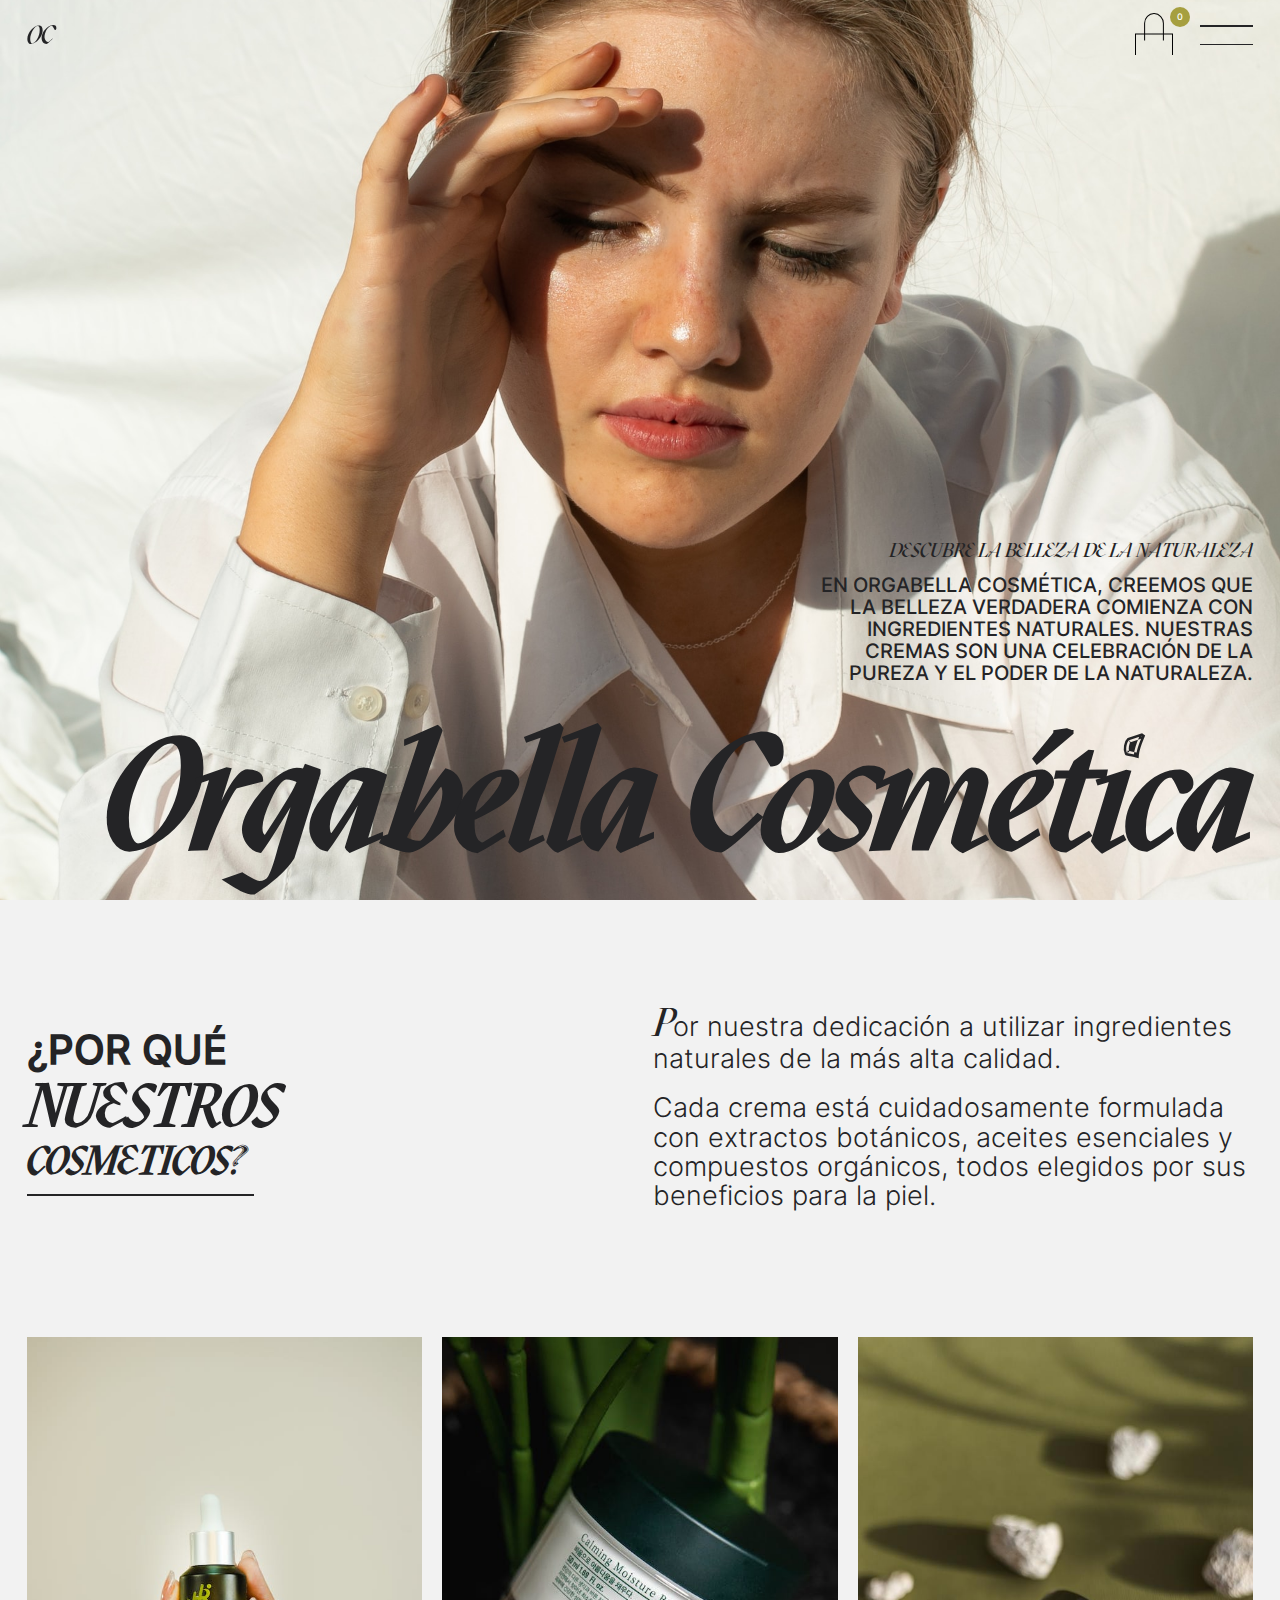
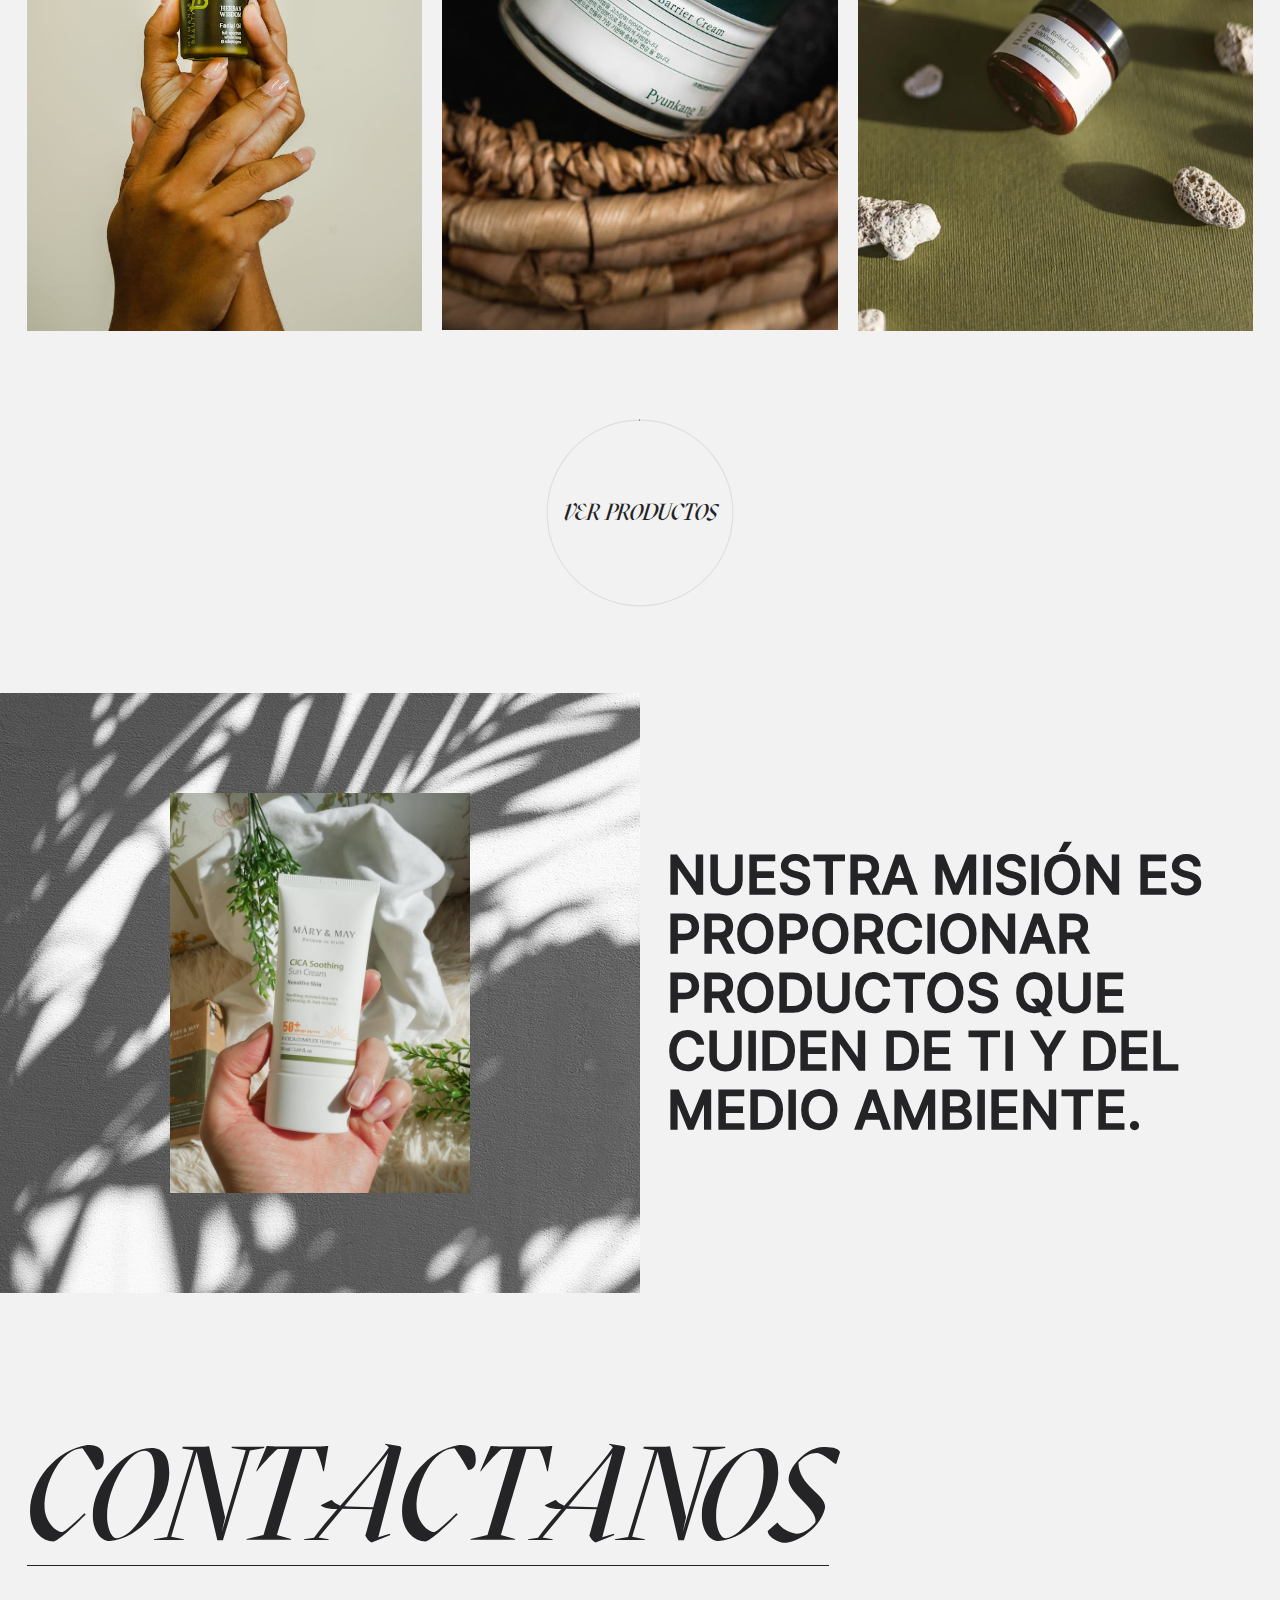
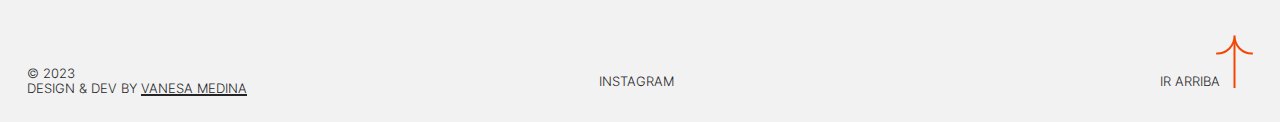
<file: index.html>
<!DOCTYPE html>
<html lang="es">
<head>
    <meta charset="UTF-8">
    <meta name="viewport" content="width=device-width, initial-scale=1.0">
    <title>Orgabella Cosmetica | Home</title>
    <link rel="stylesheet" href="./styles/style.css">
    <script defer type="module" src="./src/index.js"></script>
</head>
<body>
    <header id="header">
        <nav class="nav">
            <div class="nav-wrapper flex-between relative">
                <a href="./index.html" class="nav-brand-wrapper">
                    <span class="font-highlight">OC</span>
                </a>
                <div class="nav-highlight-icons flex-between relative">
                    <div class="nav-icon-wrapper relative">
                        <button id="icon-cart" type="button" class="relative">
                            <img src="./assets/images/icon-cart.svg" alt="Logo carrito">
                        </button>

                        <span class="cart-amount flex-center">0</span>
                    </div>
                    <div class="nav-menu relative"></div>
                </div>
            </div>
            <ul class="nav-list">
                <li class="nav-item">
                    <a href="./index.html" class="nav-link font-highlight-italic">Inicio</a>
                </li>
                <li class="nav-item">
                    <a href="./products.html" class="nav-link font-highlight-italic">Productos</a>
                </li>
            </ul>
        </nav>

        <div class="hero">
            <div class="hero-wrapper relative">
                <div class="hero-image">
                    <img src="./assets/images/lauren-sepsi-If75ofdXz9s-unsplash.jpg" alt="Imagen principal">
                </div>
                <div class="hero-content">
                    <span class="hero-highlight font-highlight">Descubre la Belleza de la Naturaleza</span>
                    <p class="hero-paragraph">En Orgabella cosmética, creemos que la belleza verdadera comienza con ingredientes naturales. Nuestras cremas son una celebración de la pureza y el poder de la naturaleza.</p>
                    <h1 class="hero-title title-24 font-highlight">Orgabella cosmética</h1>
                </div>
            </div>
        </div>
    </header>
    <main>
        <section class="about">
            <article class="about-wrapper flex-between">
                <h2 class="about-title deco-underline relative">
                    <span>¿Por qué</span>
                    <span class="font-highlight">nuestros</span>
                    <span class="font-highlight">cosmeticos?</span>
                </h2>
                <div class="about-paragraph-wrapper">
                    <p class="about-paragraph"><span class="about-paragraph-cap font-highlight">P</span>or nuestra dedicación a utilizar ingredientes naturales de la más alta calidad.</p>
                    <p class="about-paragraph"><span>C</span>ada crema está cuidadosamente formulada con extractos botánicos, aceites esenciales y compuestos orgánicos, todos elegidos por sus beneficios para la piel.</p>
                </div>
            </article>
        </section>
        <section class="products-highlight">
            <div class="products-highlight-wrapper product-wrapper">
                <article id="cream-1" class="product-item">
                    <div class="product-item-image scale-hover">
                        <img src="./assets/images/pexels-humanist-beauty-10695207.jpg" alt="Ingrediente 1">
                    </div>
                </article>
                <article id="cream-2" class="product-item">
                    <div class="product-item-image scale-hover">
                        <img src="./assets/images/pexels-brian-phetmeuangmay-13794470.jpg" alt="Ingrediente 2">
                    </div>
                </article>
                <article id="cream-3" class="product-item">
                    <div class="product-item-image scale-hover">
                        <img src="./assets/images/pexels-nora-topicals-7038144.jpg" alt="Ingrediente 3">
                    </div>
                </article>
            </div>
            <div class="button-center">
                <a class="btn button-circle font-highlight" href="./products.html">
                    <svg aria-scale-hover="true" class="progress" width="70" height="70" viewBox="0 0 70 70">
                        <path class="progress__circle" d="m35,2.5c17.955803,0 32.5,14.544199 32.5,32.5c0,17.955803 -14.544197,32.5 -32.5,32.5c-17.955803,0 -32.5,-14.544197 -32.5,-32.5c0,-17.955801 14.544197,-32.5 32.5,-32.5z"></path>
                        <path class="progress__path" d="m35,2.5c17.955803,0 32.5,14.544199 32.5,32.5c0,17.955803 -14.544197,32.5 -32.5,32.5c-17.955803,0 -32.5,-14.544197 -32.5,-32.5c0,-17.955801 14.544197,-32.5 32.5,-32.5z" pathLength="1"></path>
                    </svg>
                    <span>Ver productos</span>
                </a>
            </div>
        </section>

        <!--Cart wrapper-->
        <div class="cart-wrapper">
            <div class="cart-header flex-between">
                <div class="cart-total heading-2">
                    <span>Productos</span>
                    <span>(</span>
                    <span id="cart-total-amount">8</span>
                    <span>)</span>
                </div>
                <div class='btn-close-cart'>
                    <span class="heading-2">Cerrar</span>
                </div>
            </div>
            <div id="cart">
            </div>
            <div class="cart-footer">
                <div class="cart-footer-info flex-between heading-2">
                    <p>Total</p>
                    <div>
                        <span>$</span>
                        <span id="cart-total-price">Total</span>
                        <span>EUR</span>
                    </div>
                </div>
                <button type="button" class="btn btn-lg button-secondary">Ir a comprar</button>
            </div>
        </div>

       <!--Cart template-->

       <template id="cart-template">
            <div class="cart-template-wrapper">
                <div class="cart-image-wrapper">
                    <img src="" alt="">
                </div>
                <div class="cart-content-wrapper">
                    <div class="flex-between">
                        <h2 class="cart-title heading-2">Titulo</h2>
                        <div class="price-wrapper heading-2">
                            <span>$</span>
                            <span class="price">precio</span>
                        </div>
                    </div>
                    <div class="cart-buttons">
                        <button id="btn-sub" class="btn btn-xs button-secondary btn-sub">-</button>
                        <span id="button-cart-amount" class="buttons-cart-amount heading-2">1</span>
                        <button id="btn-add" class="btn btn-xs button-secondary btn-add">+</button>
                    </div>
                </div>

            </div>
        </template>

        <div class="detail-close">
            <button class="btn btn-xs btn-close" id="btn-close" type="button">Salir</button>
        </div>

        <section class="highlight">
            <div class="highlight-wrapper">
                <div class="highlight-wrapper-images relative">
                    <div class="highlight-image-down">
                        <img src="./assets/images/augustine-wong-T0BYurbDK_M-unsplash.jpg" alt="">
                    </div>
                    <div class="highlight-image-up">
                        <img src="./assets/images/pexels-pinkwitch-诸葛筱暖-12851388.jpg" alt="">
                    </div>
                </div>
                <div class="highlight-content flex-center">
                    <h2 class="highlight-content-paragraph"> Nuestra misión es proporcionar productos que cuiden de ti y del medio ambiente.</h2>
                </div>
            </div>
        </section>
    </main>

    <footer>
        <div class="footer-wrapper">
            <div class="footer-contact">
                <a class="font-highlight title-20 btn button-primary" href="mailto:vane.dev2@gmail.com">Contactanos</a>
            </div>
    
            <div class="footer-highlight flex-between heading-2">
                <div class="footer-copy">
                    <p>© 2023</p>
                    <p>DESIGN & DEV BY <a class="btn button-primary" href="https://vanesamedina.com" rel="noreferrer" target="_blank">Vanesa Medina</a></p>
                </div>
                <a class="footer-social" href="https://www.instagram.com/vane_medina_4/" rel="noreferrer" target="_blank">Instagram</a>
                <a class="footer-go go-top relative" href="#header">Ir arriba</a>
            </div>
        </div>
    </footer>

    <div class="preloader">
        <span class="preloader-number font-highlight-italic title-24">25 
        </span>
    </div>
</body>
</html>
</file>
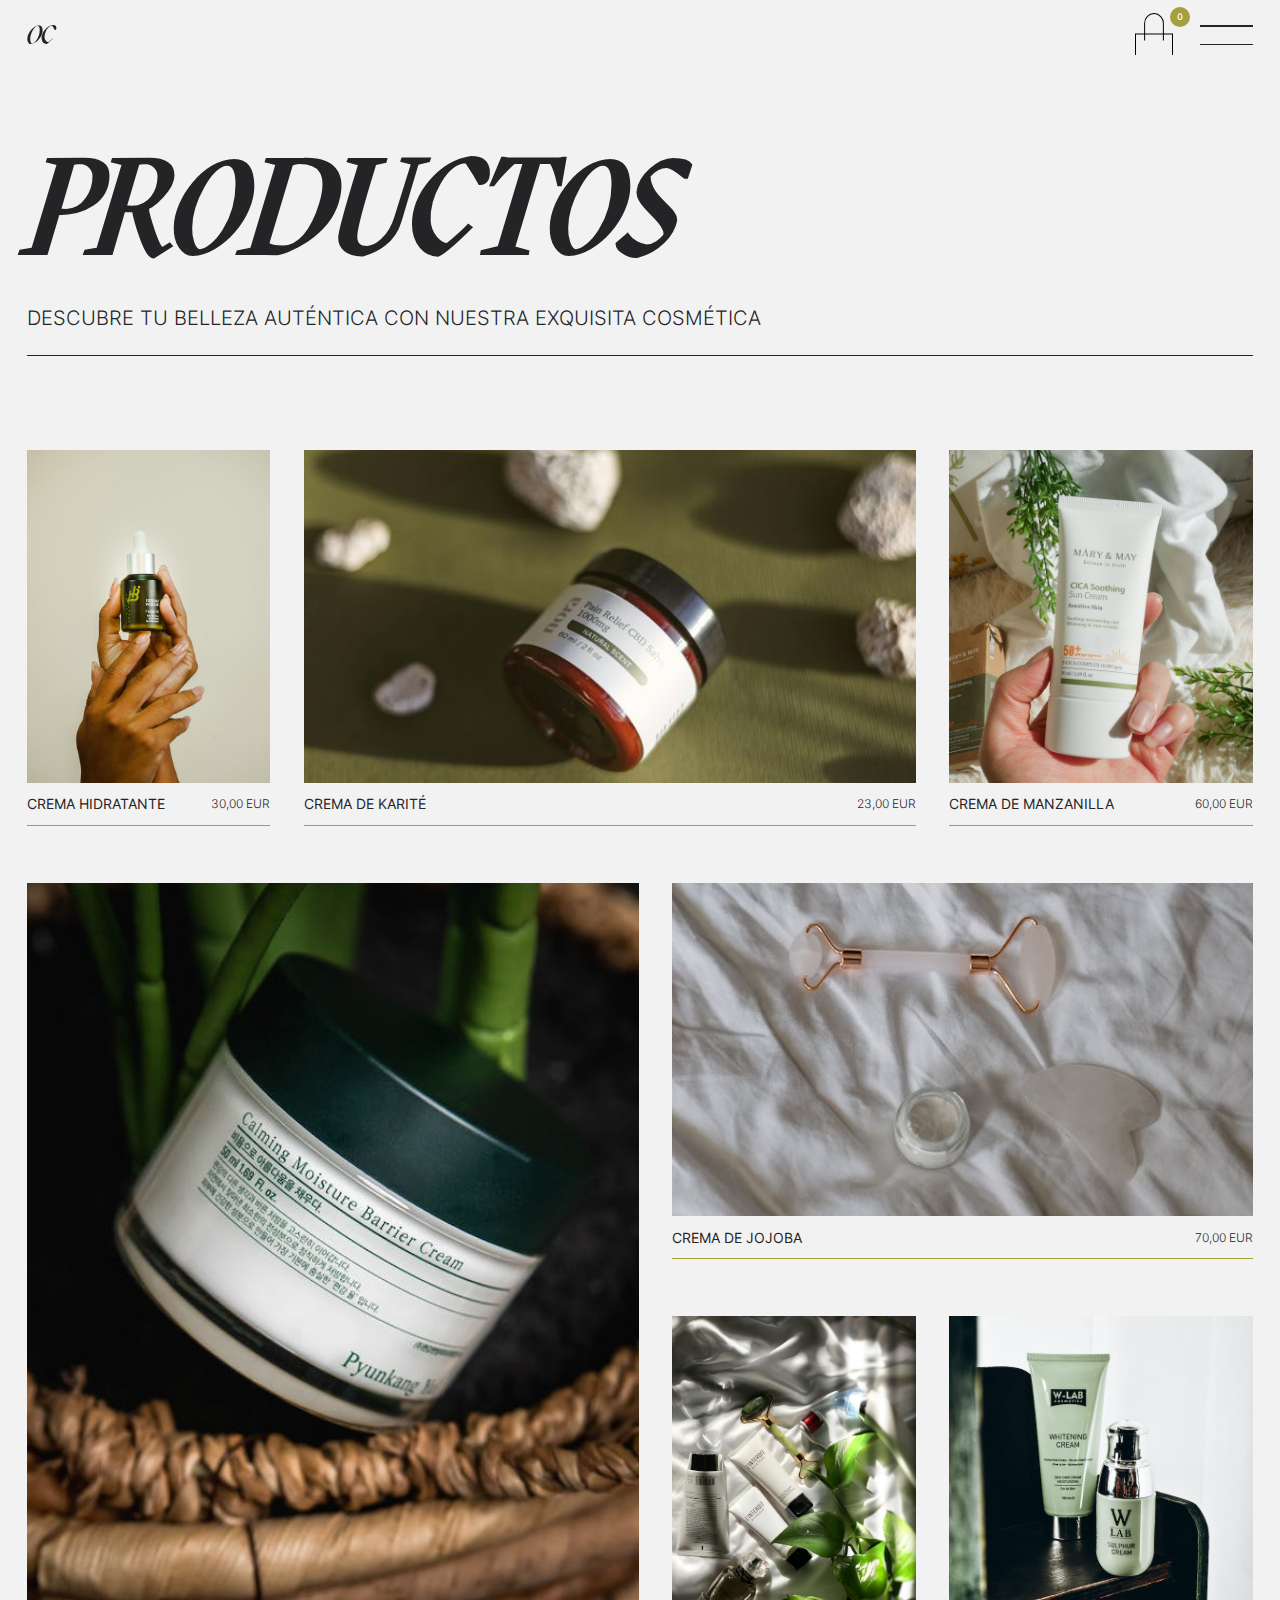
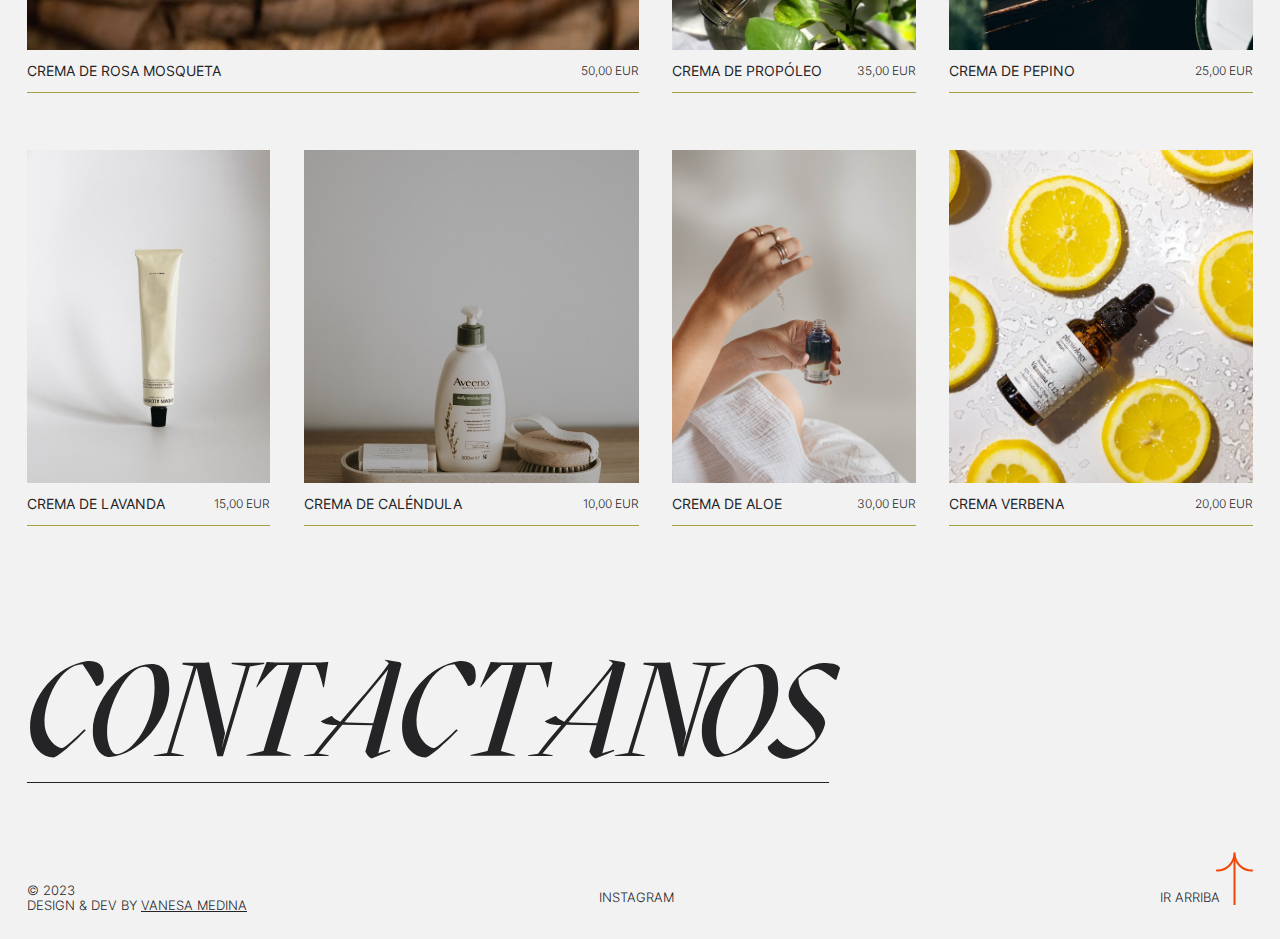
<file: products.html>
<!DOCTYPE html>
<html lang="es">
<head>
    <meta charset="UTF-8">
    <meta name="viewport" content="width=device-width, initial-scale=1.0">
    <title>Orgabella Cosmetica | Productos</title>
    <link rel="stylesheet" href="./styles/style.css">
    <script defer type="module" src="./src/index.js"></script>
</head>
<body>
    <header id="header">
        <nav class="nav">
            <div class="nav-wrapper flex-between relative">
                <a href="./index.html" class="nav-brand-wrapper">
                    <span class="font-highlight">OC</span>
                </a>
                <div class="nav-highlight-icons flex-between relative">
                    <div class="nav-icon-wrapper relative">
                        <button id="icon-cart" type="button" class="relative">
                            <img src="./assets/images/icon-cart.svg" alt="Logo carrito">
                        </button>

                        <span class="cart-amount flex-center">0</span>
                    </div>
                    <div class="nav-menu relative"></div>
                </div>
            </div>
            <ul class="nav-list">
                <li class="nav-item">
                    <a href="./index.html" class="nav-link font-highlight-italic">Inicio</a>
                </li>
                <li class="nav-item">
                    <a href="./products.html" class="nav-link font-highlight-italic">Productos</a>
                </li>
            </ul>
        </nav>

        <div class="hero-products">
            <h1 class="title-20 font-highlight">Productos</h1>
            <h2 class="hero-sub">Descubre tu Belleza Auténtica con Nuestra Exquisita Cosmética</h2>
        </div>
    </header>
    <main>
        <div class="gallery">
            <div class="gallery-wrapper">
                <div class="gallery-item">
                    <div id="cream-1" class="gallery-item-image scale-hover">
                        <img src="./assets/images/pexels-humanist-beauty-10695207.jpg" alt="producto 1">
                    </div>
                    <div class="gallery-item-description flex-between">
                        <h3>Crema Hidratante</h3>
                        <p>30,00 EUR</p>
                    </div>
                </div>
                <div class="gallery-item">
                    <div id="cream-2" class="gallery-item-image scale-hover">
                        <img src="./assets/images/pexels-nora-topicals-7038144.jpg" alt="producto 2">
                    </div>
                    <div class="gallery-item-description flex-between">
                        <h3>Crema de Karité</h3>
                        <p>23,00 EUR</p>
                    </div>
                </div>
                <div class="gallery-item">
                    <div id="cream-3" class="gallery-item-image scale-hover">
                        <img src="./assets/images/pexels-pinkwitch-诸葛筱暖-12851388.jpg" alt="producto 3">
                    </div>
                    <div class="gallery-item-description flex-between">
                        <h3>Crema de Manzanilla</h3>
                        <p>60,00 EUR</p>
                    </div>
                </div>
                <div class="gallery-item">
                    <div id="cream-4" class="gallery-item-image scale-hover">
                        <img src="./assets/images/pexels-brian-phetmeuangmay-13794470.jpg" alt="producto 4">
                    </div>
                    <div class="gallery-item-description flex-between">
                        <h3>Crema de Rosa Mosqueta</h3>
                        <p>50,00 EUR</p>
                    </div>
                </div>
                <div class="gallery-item">
                    <div id="cream-5" class="gallery-item-image scale-hover">
                        <img src="./assets/images/pexels-bushra-al-harbi-7989936.jpg" alt="producto 5">
                    </div>
                    <div class="gallery-item-description flex-between">
                        <h3>Crema de Propóleo</h3>
                        <p>35,00 EUR</p>
                    </div>
                </div>
                <div class="gallery-item">
                    <div id="cream-6" class="gallery-item-image scale-hover">
                        <img src="./assets/images/pexels-kader-d-kahraman-10514764.jpg" alt="producto 6">
                    </div>
                    <div class="gallery-item-description flex-between">
                        <h3>Crema de Pepino</h3>
                        <p>25,00 EUR</p>
                    </div>
                </div>
                <div class="gallery-item">
                    <div id="cream-7" class="gallery-item-image scale-hover">
                        <img src="./assets/images/mathilde-langevin-2ObVEZxUDlc-unsplash.jpg" alt="producto 7">
                    </div>
                    <div class="gallery-item-description flex-between">
                        <h3>Crema de Lavanda</h3>
                        <p>15,00 EUR</p>
                    </div>
                </div>
                <div class="gallery-item">
                    <div id="cream-8" class="gallery-item-image scale-hover">
                        <img src="./assets/images/annie-spratt-DGlqrcZNtqM-unsplash.jpg" alt="producto 8">
                    </div>
                    <div class="gallery-item-description flex-between">
                        <h3>Crema de Caléndula</h3>
                        <p>10,00 EUR</p>
                    </div>
                </div>
                <div class="gallery-item">
                    <div id="cream-9" class="gallery-item-image scale-hover">
                        <img src="./assets/images/mathilde-langevin-FDRaYqiTY1k-unsplash.jpg" alt="producto 9">
                    </div>
                    <div class="gallery-item-description flex-between">
                        <h3>Crema de Aloe</h3>
                        <p>30,00 EUR</p>
                    </div>
                </div>
                <div class="gallery-item">
                    <div id="cream-10" class="gallery-item-image scale-hover">
                        <img src="./assets/images/pexels-pexels-user-16769670.jpg" alt="producto 10">
                    </div>
                    <div class="gallery-item-description flex-between">
                        <h3>Crema Verbena</h3>
                        <p>20,00 EUR</p>
                    </div>
                </div>
                <div class="gallery-item">
                    <div id="cream-11" class="gallery-item-image scale-hover">
                        <img src="./assets/images/pexels-polina-kovaleva-5928020.jpg" alt="producto 11">
                    </div>
                    <div class="gallery-item-description flex-between">
                        <h3>Crema de Jojoba</h3>
                        <p>70,00 EUR</p>
                    </div>
                </div>
            </div>

            <div class="detail-close">
                <button class="btn btn-close font-highlight" id="btn-close" type="button">Cerrar</button>
            </div>

            <!--Detail wrapper-->
            <div id="detail" class="detail-wrapper">
            </div>

            <!--Cart wrapper-->
            <div class="cart-wrapper">
                <div class="cart-header flex-between">
                    <div class="cart-total heading-2">
                        <span>Productos</span>
                        <span>(</span>
                        <span id="cart-total-amount">8</span>
                        <span>)</span>
                    </div>
                    <div class='btn-close-cart'>
                        <span class="heading-2">Cerrar</span>
                    </div>
                </div>
                <div id="cart">
                </div>
                <div class="cart-footer">
                    <div class="cart-footer-info flex-between heading-2">
                        <p>Total</p>
                        <div>
                            <span>$</span>
                            <span id="cart-total-price">Total</span>
                            <span>EUR</span>
                        </div>
                    </div>
                    <button type="button" class="btn btn-lg button-secondary">Ir a comprar</button>
                </div>
            </div>

            <!--Cart template-->

            <template id="cart-template">
                <div class="cart-template-wrapper">
                    <div class="cart-image-wrapper">
                        <img src="" alt="">
                    </div>
                    <div class="cart-content-wrapper">
                        <div class="flex-between">
                            <h2 class="cart-title heading-2">Titulo</h2>
                            <div class="price-wrapper heading-2">
                                <span>$</span>
                                <span class="price">precio</span>
                            </div>
                        </div>
                        <div class="cart-buttons">
                            <button id="btn-sub" class="btn btn-xs button-secondary btn-sub">-</button>
                            <span id="button-cart-amount" class="buttons-cart-amount heading-2">1</span>
                            <button id="btn-add" class="btn btn-xs button-secondary btn-add">+</button>
                        </div>
                    </div>

                </div>
            </template>

            <!--Detail template-->
            <template id="detail-template">
                <div class="detail-template-wrapper">
                    <div class="detail-image-wrapper">
                        <img src="" alt="">
                    </div>
                    <div class="detail-content">
                        <div class="detail-content-wrapper flex-between">
                            <div class="detail-title">
                                <h2 class="heading-8 font-highlight">Detail</h2>
                                <span class="heading-2">250ml/500ml</span>
                            </div>
                            <div class="detail-price">
                                <span>$</span>
                                <span class="price">500</span>
                            </div>
                        </div>
                        <div class="detail-description">
                            <p class="description">Una descripcion</p>
                        </div>
    
                        <div class="buttons">
                            <button class="btn btn-lg button-secondary btn-cart" type="button">Agregar al carrito</button>
                        </div>

                    </div>
                </div>
            </template>
        </div>
    </main>

    <footer>
        <div class="footer-wrapper">
            <div class="footer-contact">
                <a class="font-highlight title-20 btn button-primary" href="mailto:vane.dev2@gmail.com">Contactanos</a>
            </div>
    
            <div class="footer-highlight flex-between heading-2">
                <div class="footer-copy">
                    <p>© 2023</p>
                    <p>DESIGN & DEV BY <a class="btn button-primary" href="https://vanesamedina.com" rel="noreferrer" target="_blank">Vanesa Medina</a></p>
                </div>
                <a class="footer-social" href="https://www.instagram.com/vane_medina_4/" rel="noreferrer" target="_blank">Instagram</a>                <a class="footer-go go-top relative" href="#header">Ir arriba</a>
            </div>
        </div>
    </footer>
    <div class="preloader">
        <span class="preloader-number font-highlight-italic title-24">
            25
        </span>
    </div>
</body>
</html>
</file>
<file: styles/style.css>
@import url('./fonts.css');

:root {
    --color-black: #242426;
    --color-white: #FFFFFF;
    --color-primary: #A69F3F;
    --color-bg: #F2F2F2;
    --size-2: 2rem;
    --size-3: 3rem;
    --size-4: 4rem;
    --size-6: 6rem;
}

.font-highlight {
    font-family: 'Mazius extraItalic';
}

.font-highlight-italic {
    font-family: "Mazius italic";
}

* {
    box-sizing: border-box;
    margin: 0;
    padding: 0;
}

*:after,
*:before {
    box-sizing: inherit;

}

html {
    font-size: calc(100vw / 1920 * 10);
    height: 100%;
    scroll-behavior: smooth;
}

body {
    background-color: var(--color-bg);
    color: var(--color-black);
    font-family: 'Inter', sans-serif;
    font-weight: 300;
    height: 100%;
    line-height: 1.1;
    text-transform: uppercase;
}

a,
button {
    color: inherit;
    cursor: pointer;
    pointer-events: auto;
}

a {
    outline: none;
    text-decoration: none;
}

button {
    background: none;
    border: none;
    font: inherit;
    outline: none;
}

ul {
    list-style: none;
}

img {
    height: 100%;
    object-fit: cover;
    width: 100%;
}

.title-20 {
    font-size: 20rem;
}

.title-24 {
    font-size: 24rem;
}

.heading-2 {
    font-size: 2rem;
}

.heading-4 {
    font-size: 4rem;
}

.heading-8 {
    font-size: 8rem;
}

.flex-between {
    align-items: center;
    display: flex;
    justify-content: space-between;
}

.flex-center {
    align-items: center;
    display: flex;
    justify-content: center;
}

.relative {
    position: relative;
}

.scale-hover {
    overflow: hidden;
}

.scale-hover img {
    transition: transform .3s ease-in-out;
}

.scale-hover:hover img {
    transform: scale(1.1);
}

.deco-underline::before {
    background-color: var(--color-black);
    bottom: -2rem;
    content: '';
    height: .3rem;
    position: absolute;
    width: 90%;
}

.go-top::before {
    background-image: url('../assets/images/arrow.svg');
    background-repeat: no-repeat;
    background-size: contain;
    bottom: 0;
    content: '';
    height: 8rem;
    position: absolute;
    right: 0;
    transform: rotate(180deg);
    width: var(--size-6);
}

@media screen and (min-width: 2500px) {
    .hero-title {
        font-size: 15rem;
    }

    .highlight-content-paragraph {
        font-size: 6rem;
    }
}

@media screen and (max-width: 767px) {
    html {
        font-size: calc(100vw / 600 * 10);
    }

    .title-28 {
        font-size: 8.5rem;
    }

    .title-20 {
        font-size: 8rem;
    }
}

/* Navbar */

.nav {
    position: fixed;
    width: 100%;
    z-index: 1;
}

.nav.dropped {
    -webkit-backdrop-filter: blur(4px);
    backdrop-filter: blur(4px);
}

.nav-wrapper {
    padding: 2rem 4rem;
    z-index: 100;
}

.nav-brand-wrapper {
    font-size: var(--size-4);
}

.nav-list {
    background-color: var(--color-primary);
    color: var(--color-white);
    height: 100vh;
    padding: 15rem 6rem;
    position: absolute;
    transform: translateX(100%);
    transition: transform .5s ease-in-out;
    top: 0;
    width: 100%;
    z-index: 99;
}

.nav-item {
    font-size: 10rem;
    margin-bottom: 4rem;
}

.nav-icon-wrapper {
    margin-right: var(--size-4);
}

.nav-menu {
    cursor: pointer;
    height: 3rem;
    width: 8rem;
}

.nav-menu::after {
    content: '';
    background: var(--color-black);
    bottom: 0;
    height: .2rem;
    position: absolute;
    width: 100%;
}

.nav-menu::before {
    content: '';
    background: var(--color-black);
    height: .2rem;
    position: absolute;
    top: 0;
    width: 100%;
}
/* open nav */

html.open {
    overflow: hidden;
}

html.open .nav-list {
    transform: translateX(0%);
}

@media screen and (max-width: 767px) {
    .nav-wrapper {
        padding: 2rem;
    }

    .nav-list {
        padding: 25rem 2rem;
    }

    .nav-item {
        font-size: 5rem;
    }

    .nav-highlight {
        display: none;
    }
}

/* Hero section */

.hero-image {
    height: 100vh;
    width: 100%;
}

.hero-content {
    bottom: 0;
    padding-right: var(--size-4);
    position: absolute;
    right: 0;
    text-align: end;
}

.hero-highlight {
    font-size: 3rem;
}

.hero-paragraph {
    font-size: var(--size-3);
    font-weight: 500;
    margin-left: auto;
    padding: 2rem 0 3rem;
    width: 65rem;
}

.hero-title {
    margin-bottom: var(--size-3);
    text-transform: capitalize;
    white-space: nowrap;
}

@media screen and (max-width: 767px) {
    .hero-content {
        padding-right: 2rem;
    }

    .hero-paragraph {
        font-size: var(--size-2);
        width: auto;
    }

    .hero-title {
        font-size: 7rem;
    }

    .hero-highlight {
        font-size: var(--size-2);
    }

    .hero-products {
        padding: 15rem 4rem 6rem;
    }
}

/* About section */

.about-wrapper {
    padding: 15rem 4rem;
}

.about-title {
    font-size: var(--size-6);
    line-height: 1.1;
}

.about-title span:nth-child(even) {
    font-size: 9rem;
    display: block;
}

.about-paragraph {
    font-size: var(--size-4);
    text-transform: lowercase;
    width: 90rem;
}

.about-paragraph span {
    text-transform: uppercase;
}

.about-paragraph:first-child {
    margin-bottom: 3rem;
}

.about-paragraph-cap {
    font-size: var(--size-6);
    text-transform: uppercase;
}

.button-about {
    font-size: 3rem;
}

/* Products highlight */

.products-highlight-wrapper {
    display: grid;
    grid-template-columns: repeat(3, 1fr);
    gap: 3rem;
    margin: var(--size-4);
}

@media screen and (max-width: 767px) {
    .products-highlight-wrapper {
        grid-template-columns: 1fr;
    }

    .about-wrapper {
        align-items: flex-start;
        flex-direction: column;
        padding: 8rem 2rem;
    }

    .about-paragraph-wrapper {
        margin-top: 4rem;
    }

    .about-paragraph {
        font-size: var(--size-2);
        width: auto;
    }

    .about-title {
        font-size: var(--size-4);
    }

    .about-title span:nth-child(even) {
        font-size: 6rem;
    }
}

/* Information */

.information-wrapper {
    /* background-image: url('../assets/images/fondo-textura-papel-arrugado-blanco.jpg');
    background-repeat: no-repeat;
    background-size: contain; */
    padding: 8rem;
}

.information-wrapper-image {
    border-radius: 50%;
    height: 80rem;
    overflow: hidden;
    width: 80rem;
}

/* Highlight */

.highlight-wrapper {
    display: grid;
    grid-template-columns: repeat(2, 1fr);
    grid-template-rows: 1fr;
}

.highlight-wrapper-images:hover {
    position: relative;
}

.highlight-image-down {
    height: 90rem;
}

.highlight-image-up {
    bottom: 50%;
    height: 60rem;
    position: absolute;
    right: 50%;
    transform: translate(50%, 50%);
    width: 45rem;
}

.highlight-content {
    padding: var(--size-4);
}

.highlight-content-paragraph {
    font-size: 8rem;
}

@media screen and (max-width: 767px) {
    .highlight-wrapper {
        grid-template-columns: 1fr;
    }

    .highlight-content-paragraph {
        font-size: var(--size-4);
    }
}

/* Products y cart */

.hero-products {
    padding: 20rem 4rem 10rem;
}

.hero-sub {
    border-bottom: 1px solid var(--color-black);
    font-size: var(--size-3);
    font-weight: 300;
    padding: 4rem 0;
}

.gallery-wrapper {
    display: grid;
    grid-template-columns: 1fr;
    grid-template-rows: 1fr;
    grid-gap: 8rem 3rem;
    padding: 4rem;
}

.gallery-item-heading {
    font-size: 3rem;
    padding-bottom: 3rem;
}

.gallery-item-description {
    border-bottom: .1rem solid var(--color-primary);
    font-size: 1.8rem;
    padding: 2rem 0;
}

.gallery-item-description h3 {
    font-weight: 400;
}

.gallery-item-image {
    cursor: pointer;
}

/* Detail */

.detail-template-wrapper {
    display: grid;
    grid-template-columns: repeat(2, 1fr);
    grid-template-rows: 1fr;
    height: 100vh;
}

.detail-image-wrapper {
    height: 100vh;
}

.detail-content {
    font-size: var(--size-3);
    margin: auto;
    padding: 4rem;
}

.detail-content-wrapper {
    align-items: start;
}

.detail-title h2 {
    margin-bottom: 4rem;
}

.detail-price {
    font-weight: 500;
    white-space: nowrap;
}

.detail-description {
    margin: 4rem 0;
    line-height: 1.2;
}

.buttons {
    border-bottom: 1px solid var(--color-black);
    padding-bottom: 4rem;
}

.detail-close {
    background-color: var(--color-primary);
    padding: .5rem;
    position: absolute;
    left: 4rem;
    top: 12rem;
}

@media screen and (max-width: 1024px) {
    .detail-template-wrapper {
        grid-template-columns: 1fr;
        height: auto;
    }

    .gallery-item-image {
        height: 50rem;
    }

    .gallery-item-description {
        font-size: var(--size-3);
    }
}

/* Cart */

#cart {
    height: 60vh;
    overflow: scroll;
}

.cart-wrapper {
    position: fixed;
    top: 0;
    right: 0;
    background-color: var(--color-white);
    height: auto;
    max-height: 0;
    overflow: hidden;
    -webkit-transition: max-height 0.75s cubic-bezier(0.25, 0.1, 0.25, 1) 0s;
    transition: max-height 0.75s cubic-bezier(0.25, 0.1, 0.25, 1) 0s;
    z-index: 101;
    width: 80rem;
}

.cart-wrapper.open {
    max-height: 100%;
    -webkit-transition: max-height 0.75s cubic-bezier(0.25, 0.1, 0.25, 1) 0s;
    transition: max-height 0.75s cubic-bezier(0.25, 0.1, 0.25, 1) 0s;
}

.cart-header,
.cart-footer {
    padding: var(--size-4);
}

.cart-template-wrapper {
    display: flex;
    gap: 4rem;
    padding: 2rem 4rem 4rem;
}

.cart-content-wrapper {
    width: 100%;
}

.cart-amount {
    background-color: var(--color-primary);
    border-radius: 50%;
    color: var(--color-white);
    font-size: 1.4rem;
    font-weight: 500;
    height: 3rem;
    position: absolute;
    right: -2.5rem;
    top: -1rem;
    width: 3rem;
}

.cart-image-wrapper {
    height: 20rem;
    width: 25rem;
}

.cart-footer button {
    width: 100%;
}

.cart-footer-info {
    border-top: 1px solid var(--color-black);
    padding: 3rem 0;
}

.cart-footer-info p {
    font-weight: 500;
}

.cart-buttons {
    align-items: center;
    display: flex;
    gap: 3rem;
    padding: 3rem 0;
}

/* */

.not-result {
    padding: 2rem 4rem 8rem;
}

.not-result p {
    margin-bottom: 4rem;
    line-height: 1.2;
}

.btn-close-cart {
    cursor: pointer;
    font-size: var(--size-4);
    text-align: end;
}

.btn-close {
    font-size: var(--size-4);
}

/* Helpers */

.show {
    opacity: 1;
    visibility: visible;
}

.hide {
    display: none;
}

@media screen and (min-width: 575px) {
    .gallery-wrapper {
        grid-template-columns: repeat(2, 1fr);
    }
}

@media screen and (min-width: 1024px) {
    .gallery-wrapper {
        grid-template-columns: .8fr 1.1fr .8fr 1fr;
        grid-template-rows: repeat(4, 50rem);
        grid-gap: 15rem 5rem;
    }

    .gallery-item:nth-child(2) {
	    grid-column: 2/4;
        grid-row: 1;
    }

    .gallery-item:nth-child(4) {
	    grid-row: 2/4;
        grid-column: 1/3;
    }

    .gallery-item:last-child {
        grid-row: 2;
        grid-column: 3/5;
    }

    .gallery-item-image {
        height: 100%;
    }
}

/* Footer */

.footer-wrapper {
    padding: var(--size-4);
}

.footer-contact {
    margin: 15rem 0;
}

.footer-social {
    margin-right: 20rem;
}

.footer-go {
    padding-right: 5rem;
}

@media screen and (max-width: 767px) {
    .footer-wrapper {
        padding: var(--size-2);
    }

    .footer-social {
        display: none;
    }

    .cart-wrapper {
        width: auto;
    }

    .gallery-item-image {
        height: 35rem;
    }

    .gallery-item-description {
        font-size: 1.8rem;
    }

    .detail-price {
        font-size: 2.5rem;
    }

    .detail-image-wrapper {
        height: 70vh;
    }
}

/* preloader */

.preloader {
    background-color: var(--color-primary);
    height: 100%;
    left: 0;
    position: fixed;
    top: 0;
    transform: translateX(0%);
    transition: transform 2s cubic-bezier(0.77, 0, 0.175, 1);
    width: 100%;
    z-index: 99;
}

.preloader-number {
    bottom: 5rem;
    position: absolute;
    right: 5rem;
}

.preloader-symbol {
    font-family: initial;
    font-size: 15rem;
    margin-left: -2rem;
}

.preloader.preloader-close {
    transform: translateX(100%);
}

.preloader-open {
    overflow: hidden;
}

@media screen and (max-width: 767px) {
    .preloader-number {
        bottom: 1rem;
        font-size: 20rem;
        right: 1rem;
    }
    
}

/* buttons */

.button-center {
    display: flex;
    justify-content: center;
    margin: 12rem auto;
}

.btn {
    cursor: pointer;
    display: inline-block;
    position: relative;
    text-align: center;
    vertical-align: top;
}

.btn-xs {
    font-size: var(--size-2);
    padding: 2rem;
}

.btn-lg {
    font-size: var(--size-2);
    padding: 2rem 7rem;
}

.button-primary::after {
    background-color: currentColor;
    bottom: 0;
    content: '';
    height: .2rem;
    left: 0;
    position: absolute;
    transition: transform 0.7s ease-in-out;
    width: 100%;

    transform: scaleX(1);
    transform-origin: left center;
}

.button-primary:hover::after {
    transform: scaleX(0);
    transform-origin: right center;
}

/**/

.button-secondary {
    background-color: var(--color-black);
    border: 1.5px solid transparent;
    border-radius: .7rem;
    color: var(--color-white);
    transition: background-color .3s ease-in-out;
}

.button-secondary:hover {
    background-color: transparent;
    border: 1.5px solid var(--color-black);
    color: var(--color-black);
}

.button-tertiary {
    background-color: transparent;
    border: 1.5px solid var(--color-black);
    border-radius: .7rem;
    color: var(--color-black);
    transition: background-color .3s ease-in-out;
}

.button-tertiary:hover {
    background-color: var(--color-black);
    border: 1.5px solid var(--color-black);
    color: var(--color-white);
}

/**/

.button-circle {
    align-items: center;
    display: flex;
    font-size: 3.5rem;
    justify-content: center;
    height: 30rem;
    width: 30rem;
}

.button-circle:hover .progress {
    transform: scale3d(1.2, 1.2, 1);
}

.progress {
    position: absolute;
    width: 30rem;
    height: 30rem;
    top: 0;
    left: 0;
    transition: transform 0.4s cubic-bezier(0.7, 0, 0.3, 1);
}

.progress__circle, .progress__path {
    fill: none;
    stroke: #a6a6a643;
    stroke-width: 0.4px;
}

.progress__path {
    stroke: black;
    stroke-dasharray: 1;
    stroke-dashoffset: 1;
    transition: stroke-dashoffset 0.4s cubic-bezier(0.7, 0, 0.3, 1);
}

.button-circle:hover .progress__path {
    stroke-dashoffset: 0;
}
</file>
